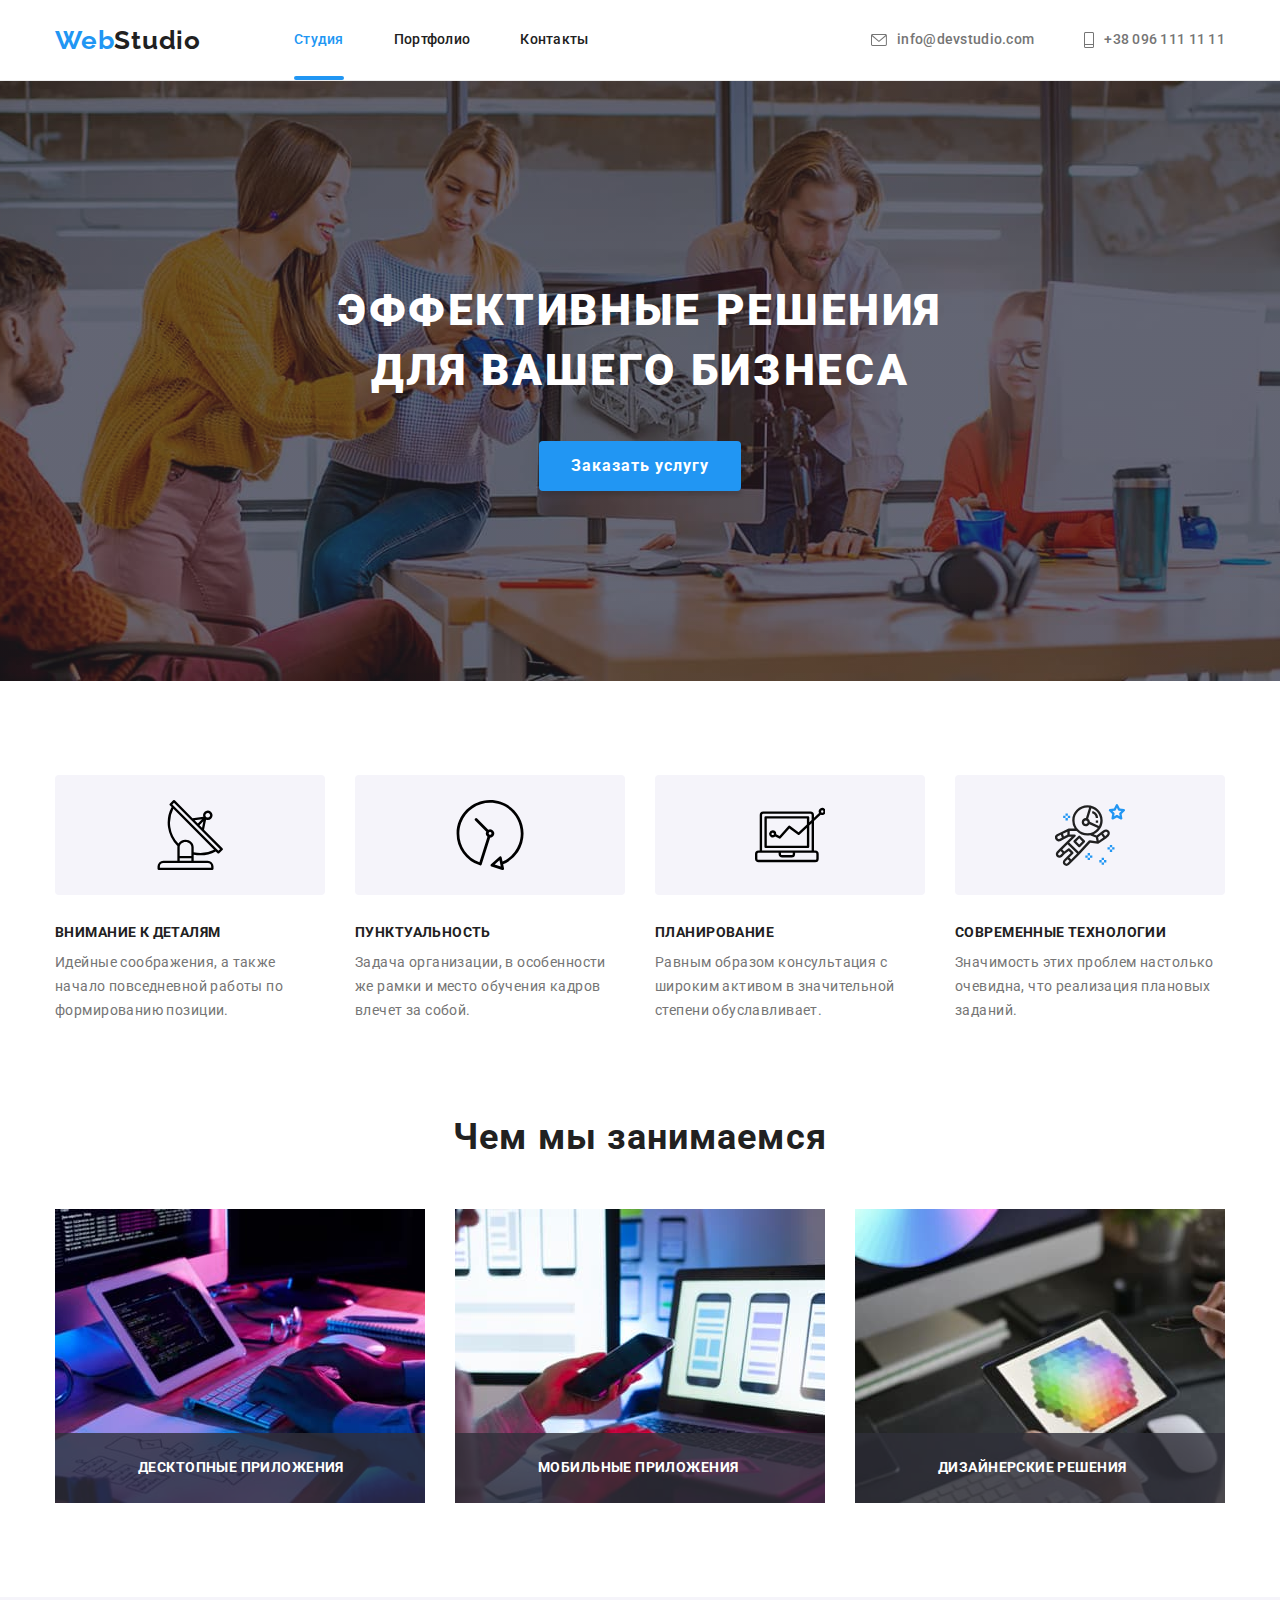
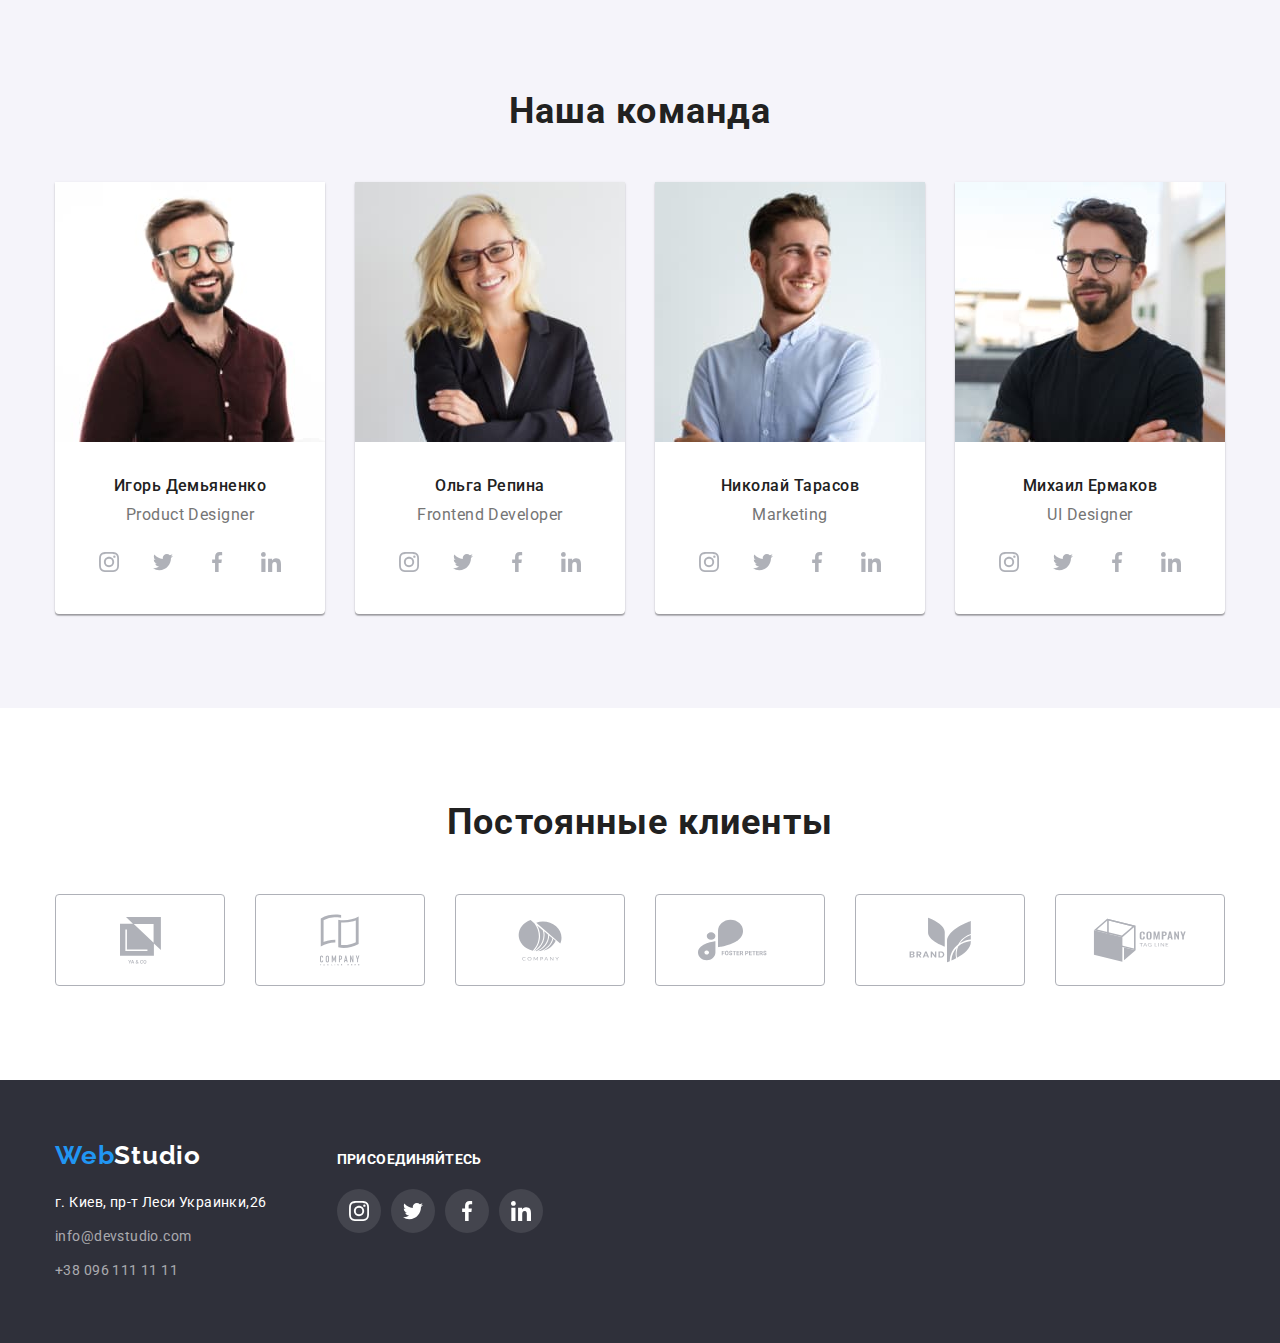
<file: index.html>
<!DOCTYPE html>
<html lang="ru">
<head>
   <meta charset="UTF-8">
   <meta http-equiv="X-UA-Compatible" content="IE=edge">
   <meta name="viewport" content="width=device-width, initial-scale=1.0">
   <title>Homework</title> 

<link href="https://fonts.googleapis.com/css2?family=Raleway:wght@700&family=Roboto:wght@400;500;700;900&display=swap"
   rel="stylesheet">

   <link rel="stylesheet" href="https://cdnjs.cloudflare.com/ajax/libs/modern-normalize/1.1.0/modern-normalize.min.css">
   
   <link rel="stylesheet" href="./css/styles.css"> 
</head>
<body>
   <header class="page-header">

      <nav class="container main-nav">

      <a href="./index.html" class="logo" lang="en">Web<span class="logo-accent">Studio</span></a>

      <ul class="site-nav list">
         <li class="item"><a href="" class="link-menu current">Студия</a></li>
         <li class="item"><a href="./portfolio.html" class="link-menu">Портфолио</a></li>
         <li class="item"><a href="" class="link-menu">Контакты</a></li>
      </ul>
      
      <ul class="contacts list">
      
         <li class="item">
         <a href="mailto:info@devstudio.com" class="link"> 
           <svg class="envelope-icon" width="16" height="12">
         <use href="./imagesforhomwork/sprite.svg#icon-envelope"></use>
            </svg>info@devstudio.com</a>
         </li>
          
         <li class="item">
          <a href="tel:+380961111111" class="link">
            <svg class="celephone-icon" width="10" height="16">
         <use href="./imagesforhomwork/sprite.svg#icon-celephone"></use>
           </svg>+38 096 111 11 11</a>
      </li>
      </ul>
      </nav>
      
   </header>
   <main>
      <!--Герой--> 
  <section class="hero">
     <div class="container">
         <h1 class="hero-title">Эффективные решения <br/> для вашего бизнеса</h1>
       <button  type="button" class="button primary" data-modal-open>Заказать услугу</button>
      </div>  
  </section>  
   <!-- Наши преимущества -->
<section class="section ">
   <div class="container ">
   <!-- <h2 class="section-title"> Наши преимущества</h2> -->
   <ul class="features-list list">
     <li class="item "> 
        <div class="icon-features">
        <svg class="plane-icon" width="70" height="70">
           <use href="./imagesforhomwork/sprite.svg#icon-plane" ></use>
        </svg>
      </div>
      <h3 class="title">Внимание к деталям</h3>
<p class="text">Идейные соображения, а также начало повседневной работы по формированию позиции.</p>
   </li>
     <li class="item "> 
        <div class="icon-features">
        <svg class="clock-icon" width="70" height="70">
          <use href="./imagesforhomwork/sprite.svg#icon-clock2"></use>
        </svg>
      </div>
    <h3 class="title">Пунктуальность</h3>
<p class="text">Задача организации, в особенности же рамки и место обучения кадров влечет за собой. </p>
   </li>
      <li class="item "> 
          <div class="icon-features">
         <svg class="computer-icon" width="70" height="70">
          <use href="./imagesforhomwork/sprite.svg#icon-computer3"></use>
         </svg>
         </div>
       <h3 class="title">Планирование</h3>
<p class="text">Равным образом консультация с широким активом в значительной степени обуславливает.</p>
   </li>
<li class="item ">
       <div class="icon-features">
        <svg class="astronaut-icon" width="70" height="70">
           <use href="./imagesforhomwork/sprite.svg#icon-astronaut-1"></use>
        </svg>
      </div>
   <h3 class="title">Современные технологии</h3>
<p class="text">Значимость этих проблем настолько очевидна, что реализация плановых заданий.</p>
</li>
   </ul>
   </div>
   </section> 
   <!-- Чем мы занимаемся -->
   <section  class="section-work">
      <div class="container">
      <h3 class="section-job">Чем мы занимаемся</h3>
      <ul class="job-list list">
         <li class="item-card"> <img src="./imagesforhomwork/photo1.jpg" alt="Верстка дизайна сайта на компьютере" width="370"/>
            <p class="decisions">Десктопные приложения</p>
         </li>
         <li class="item-card"> <img src="./imagesforhomwork/photo-2.jpg" alt="Разработка мобильных предложений на компьютере" width="370"/>
            <p class="decisions">Мобильные приложения</p></li>
         <li class="item-card"> <img src="./imagesforhomwork/photo-3.jpg" alt="Работа с палитрой на планшете" width="370"/>
            <p class="decisions">Дизайнерские решения</p></li>
      </ul>
      </div>
   </section>
   <!-- Наша команда -->
   <section class="section-team">
      <div class="container">
      <h2 class="section-comand">Наша команда</h2>
      <ul class="comands-list list">
          <li class="item"> <img src="./imagesforhomwork/img-4.jpg" alt="Игорь Демьяненко Работник 1" width="270"/>

     <div class="occupation">
       <h3 class="title">Игорь Демьяненко</h3>
      <p class="text">Product Designer</p></div>

      <ul class="social-list list">
         <li >
            <a href="#" class="area-icon">
               <svg class="social-link" width="20" height="20">
                <use href="./imagesforhomwork/sprite.svg#icon-instagram-1"></use>
            </svg>
            </a>
      
         </li>
         <li >
            <a href="#" class="area-icon" >
               <svg class="social-link" width="20" height="20" >
                  <use href="./imagesforhomwork/sprite.svg#icon-twitter-1"></use>
               </svg>
               </a>
         
         </li>
         <li >
            <a href="#" class="area-icon">
               <svg class="social-link" width="20" height="20">
                <use href="./imagesforhomwork/sprite.svg#icon-facebook-1"></use>
            </svg>
            </a>
        
         </li>
         <li >
            <a href="#" class="area-icon">
             <svg class="social-link" width="20" height="20">
              <use href="./imagesforhomwork/sprite.svg#icon-linkedin-1"></use>
            </svg>
           </a>
       
         </li>
      </ul>
</li>
<li class="item">
   <img src="./imagesforhomwork/img-7.jpg" alt="Ольга Репина Работник 2" width="270"/>

     <div class="occupation"> 
      <h3 class="title" >Ольга Репина</h3>
      <p class=" text">Frontend Developer</p></div>
     <ul class="social-list list">
         <li >
            <a href="#" class="area-icon">
               <svg class="social-link" width="20" height="20">
                <use href="./imagesforhomwork/sprite.svg#icon-instagram-1"></use>
            </svg>
            </a>
      
         </li>
         <li >
            <a href="#" class="area-icon" >
               <svg class="social-link" width="20" height="20" >
                  <use href="./imagesforhomwork/sprite.svg#icon-twitter-1"></use>
               </svg>
               </a>
         
         </li>
         <li >
            <a href="#" class="area-icon">
               <svg class="social-link" width="20" height="20">
                <use href="./imagesforhomwork/sprite.svg#icon-facebook-1"></use>
            </svg>
            </a>
        
         </li>
         <li >
            <a href="#" class="area-icon">
             <svg class="social-link" width="20" height="20">
              <use href="./imagesforhomwork/sprite.svg#icon-linkedin-1"></use>
            </svg>
           </a>
       
         </li>
      </ul>
</li>
<li class="item">
   <img src="./imagesforhomwork/img-5.jpg" alt="Николай Тарасов Работник 3" width="270"/>

      <div class="occupation">
       <h3 class="title">Николай Тарасов</h3>
      <p class=" text">Marketing</p></div>
     <ul class="social-list list">
         <li >
            <a href="#" class="area-icon">
               <svg class="social-link" width="20" height="20">
                <use href="./imagesforhomwork/sprite.svg#icon-instagram-1"></use>
            </svg>
            </a>
      
         </li>
         <li >
            <a href="#" class="area-icon" >
               <svg class="social-link" width="20" height="20" >
                  <use href="./imagesforhomwork/sprite.svg#icon-twitter-1"></use>
               </svg>
               </a>
         
         </li>
         <li >
            <a href="#" class="area-icon">
               <svg class="social-link" width="20" height="20">
                <use href="./imagesforhomwork/sprite.svg#icon-facebook-1"></use>
            </svg>
            </a>
        
         </li>
         <li >
            <a href="#" class="area-icon">
             <svg class="social-link" width="20" height="20">
              <use href="./imagesforhomwork/sprite.svg#icon-linkedin-1"></use>
            </svg>
           </a>
       
         </li>
      </ul>
</li>
<li class="item">
  <img src="./imagesforhomwork/img-6.jpg" alt="Михаил Ермаков Работник 4" width="270"/>
      <div class="occupation">
       <h3 class="title">Михаил Ермаков</h3>
      <p class=" text">UI Designer</p></div>
    <ul class="social-list list">
         <li >
            <a href="#" class="area-icon">
               <svg class="social-link" width="20" height="20">
                <use href="./imagesforhomwork/sprite.svg#icon-instagram-1"></use>
            </svg>
            </a>
      
         </li>
         <li >
            <a href="#" class="area-icon" >
               <svg class="social-link" width="20" height="20" >
                  <use href="./imagesforhomwork/sprite.svg#icon-twitter-1"></use>
               </svg>
               </a>
         
         </li>
         <li >
            <a href="#" class="area-icon">
               <svg class="social-link" width="20" height="20">
                <use href="./imagesforhomwork/sprite.svg#icon-facebook-1"></use>
            </svg>
            </a>
        
         </li>
         <li >
            <a href="#" class="area-icon">
             <svg class="social-link" width="20" height="20">
              <use href="./imagesforhomwork/sprite.svg#icon-linkedin-1"></use>
            </svg>
           </a>
       
         </li>
      </ul>
</li>
 </ul>
</div>
 </section>
 <!-- Постоянные клиенты -->
 <section class="section">
    <div class="container ">
       <h2 class="section-clients">Постоянные клиенты</h2>

       <ul class="constant-clients list">
      
      <li class="item"><a href="#" class="link">
          <svg class="icon one" width="41" height="47">
             <use href="./imagesforhomwork/sprite.svg#icon-ya--co"></use>
          </svg>
       </a></li>

      <li class="item"><a href="#" class="link">
           <svg class="icon two" width="40" height="52">
             <use href="./imagesforhomwork/sprite.svg#icon-company-tag-line-here"></use>
            </svg>
            </a></li>

       <li class="item"><a href="#" class="link">
          <svg class="icon three" width="44" height="42">
             <use href="./imagesforhomwork/sprite.svg#icon-company"></use>
          </svg>
       </a></li>

       <li class="item"><a href="#" class="link">
          <svg class="icon four" width="85" height="42">
             <use href="./imagesforhomwork/sprite.svg#icon-foster-peters"></use>
          </svg>
       </a></li>

       <li class="item"><a href="#" class="link">
          <svg class="icon five" width="63" height="46">
             <use href="./imagesforhomwork/sprite.svg#icon-brand"></use>
          </svg>
       </a></li>

       <li class="item"><a href="#" class="link">
          <svg class="icon six" width="94" height="44">
             <use href="./imagesforhomwork/sprite.svg#icon-company-tag-line"></use>
          </svg>
       </a></li>
      </ul>
    </div>
 </section>
</main>  
<!-- адресс -->
<footer class="footer ">
   <!-- адресс -->
   <div class="container ">

<div class="navigation">

<div class="footer-main">
  <a href="./index.html" lang="en" class=" logo">Web<span class=" footer-studio ">Studio</span></a>
   <p class="text">г. Киев, пр-т Леси Украинки,26 </p>


   <address class="address ">
      <ul class="list">
         <li class="item"><a href="mailto:info@devstudio.com" class="link">info@devstudio.com</a></li>
         <li class="item"><a href="tel:+380961111111" class="link"> +38 096 111 11 11 </a></li>
      </ul>    
</address>
</div>
<div class="footer-secondary">
   <b class="footer-links">присоединяйтесь</b>
   <ul class="footer-list list">
      <li class="item">
         <a href="#" class="footer-icon">
            <svg class="footer-link" width="20" height="20">
               <use href="./imagesforhomwork/sprite.svg#icon-instagram-1"></use>
            </svg>
         </a>

      </li>
      <li class="item">
         <a href="#" class="footer-icon">
            <svg class="footer-link" width="20" height="20">
               <use href="./imagesforhomwork/sprite.svg#icon-twitter-1"></use>
            </svg>
         </a>

      </li>
      <li class="item">
         <a href="#" class="footer-icon">
            <svg class="footer-link" width="20" height="20">
               <use href="./imagesforhomwork/sprite.svg#icon-facebook-1"></use>
            </svg>
         </a>

      </li>
      <li class="item">
         <a href="#" class="footer-icon">
            <svg class="footer-link" width="20" height="20">
               <use href="./imagesforhomwork/sprite.svg#icon-linkedin-1"></use>
            </svg>
         </a>

      </li>
   </ul>

</div>

</div>

   </div>
</footer>
<!-- modal -->
<div class="backdrop is-hidden " data-modal>
   <div class="modal">
      <!-- <p>Lorem ipsum dolor sit amet consectetur adipisicing elit. Cum officia illum inventore veritatis, deserunt sint ipsa odit exercitationem rem ex, incidunt sequi quasi, odio maiores fugiat quos. Ratione, enim similique.</p> -->
      <button data-modal-close type="button" class="icon-close "> 
         <svg class="close-icon" width="11" height="11">
            <use href="./imagesforhomwork/sprite.svg#icon-Vector-2"></use>
         </svg>
      </button>
   </div>
</div>
<script src="./js/modal.js"></script>
</body>
</html>
</file>
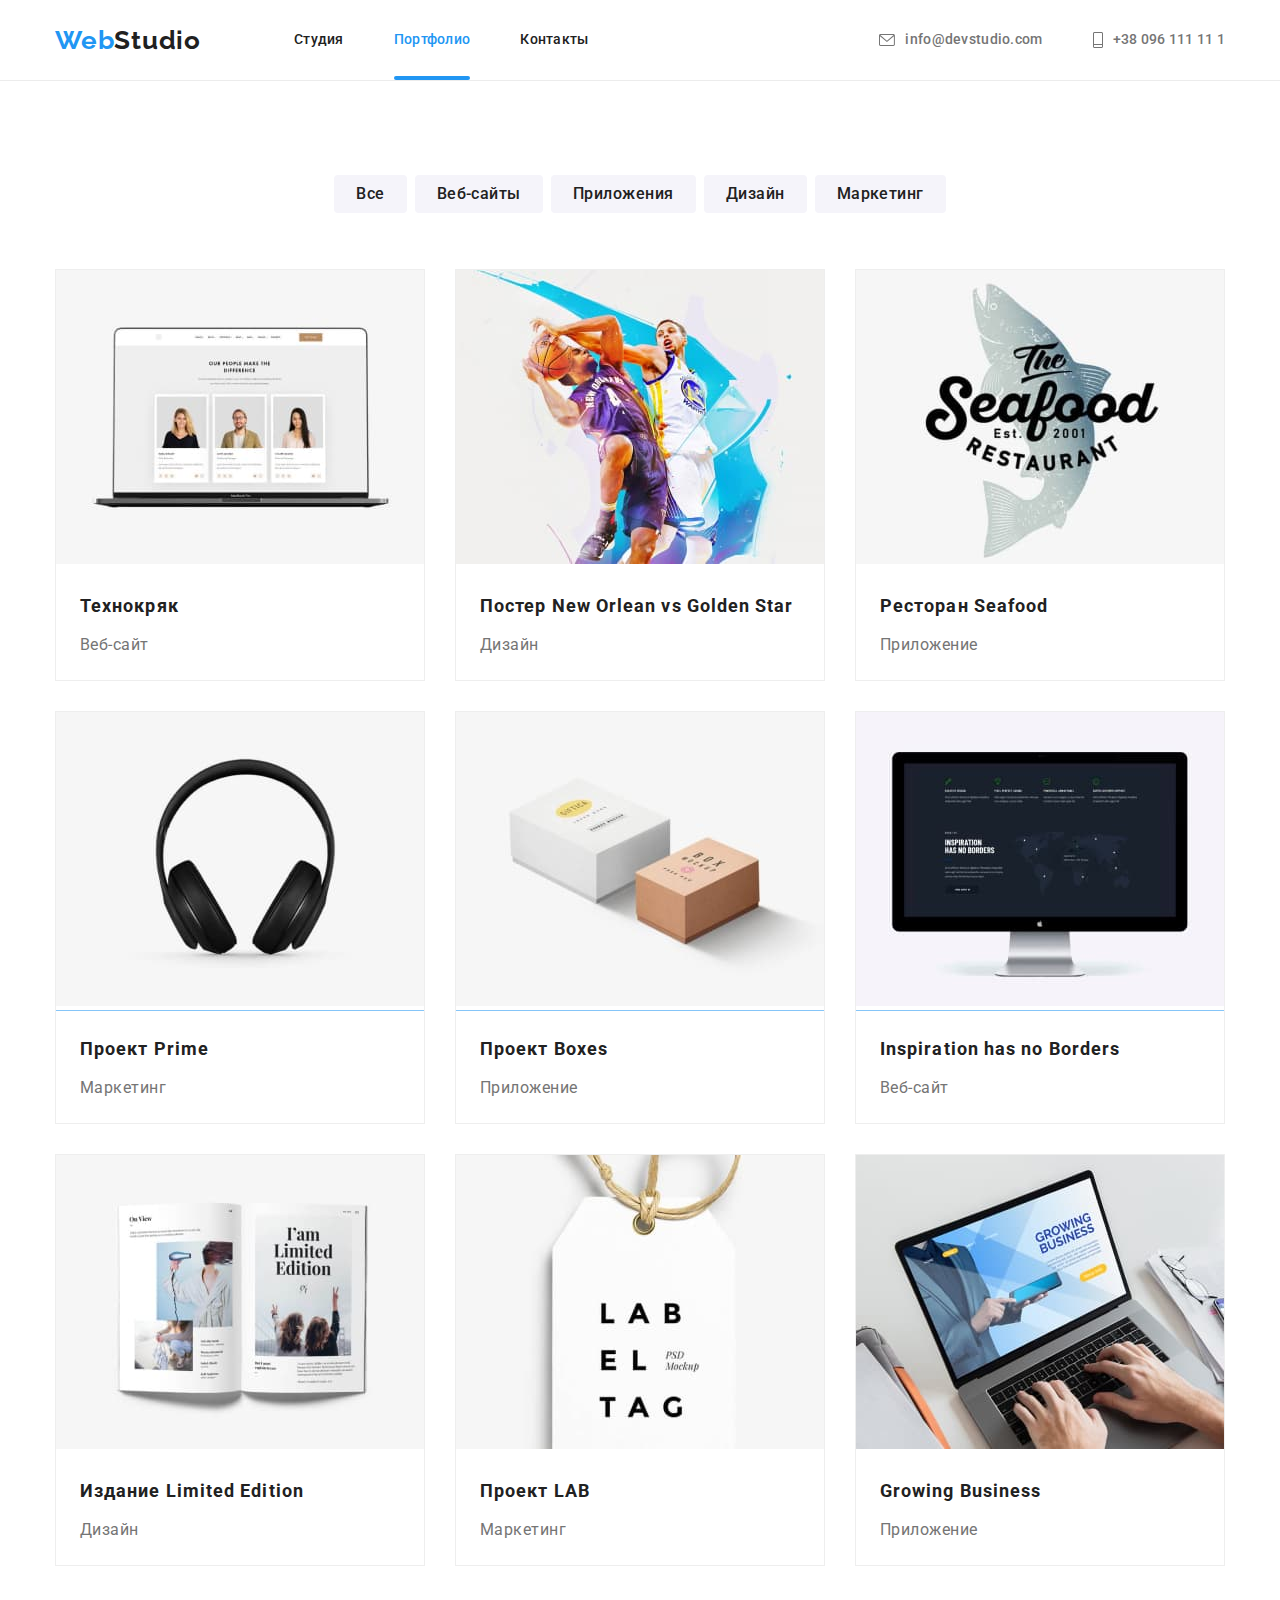
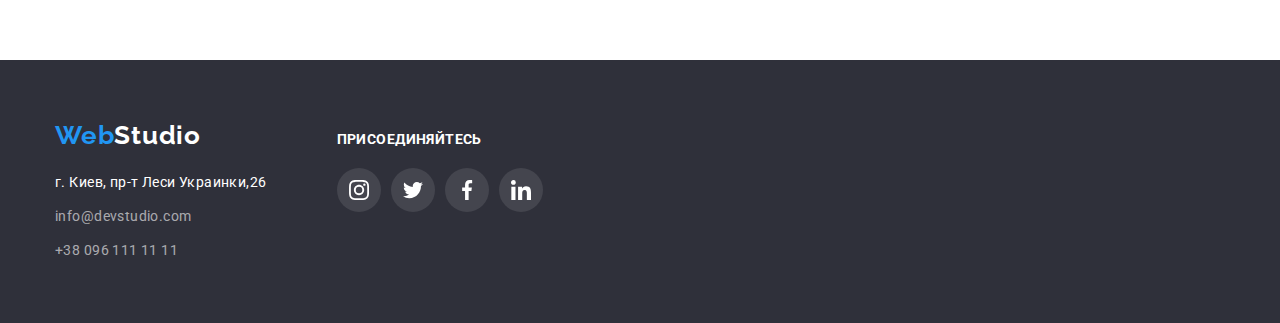
<file: portfolio.html>
<!DOCTYPE html>
<html lang="en">
<head>
   <meta charset="UTF-8">
   <meta http-equiv="X-UA-Compatible" content="IE=edge">
   <meta name="viewport" content="width=device-width, initial-scale=1.0">
   <title>Document</title>

   <link href="https://fonts.googleapis.com/css2?family=Raleway:wght@700&family=Roboto:wght@400;500;700;900&display=swap"
      rel="stylesheet">

      <link rel="stylesheet" href="https://cdnjs.cloudflare.com/ajax/libs/modern-normalize/1.1.0/modern-normalize.min.css">

<link rel="stylesheet" href="./css/styles.css">
</head>
<body>
<header class="page-header">

   <nav class="container main-nav" >

      <a href="./index.html" class="logo" lang="en">Web<span class="logo-accent">Studio</span></a>

      <ul class="site-nav list">
         <li class="item"><a href="./index.html" class="link-menu">Студия</a></li>
         <li class="item"><a href="" class="link-menu
            current">Портфолио</a></li>
         <li class="item"><a href="" class="link-menu">Контакты</a></li>
      </ul>
      
      <ul class="contacts list">
         
         <li class="item">
          <a href="mailto:info@devstudio.com" class="link">
          <svg class="envelope-icon" width="16" height="12">
            <use href="./imagesforhomwork/sprite.svg#icon-envelope"></use>
            </svg>info@devstudio.com</a>
         </li>
         
         <li class="item"> 
          <a href="tel:+380961111111" class="link">
          <svg class="celephone-icon" width="10" height="16">
            <use href="./imagesforhomwork/sprite.svg#icon-celephone"></use>
         </svg>+38 096 111 11 1</a>
          </li>
      </ul>
      </nav>
</header>
<main> 
   <section class="section" >
      <div class="container">
      <!-- <h1 class="portfolio">Портфолио</h1> -->

      <ul class=" portfolio-list list ">
         <li class="item">
    <button type="button" class="button secondary">Все</button>
         </li>
         <li class="item">
    <button type="button" class="button secondary">Веб-сайты</button>
         </li>
         <li class="item">
   <button type="button" class="button secondary">Приложения</button>
         </li>
         <li class="item">
   <button type="button" class="button secondary">Дизайн</button>
         </li>
         <li class="item">
   <button type="button" class="button secondary">Маркетинг</button>
         </li>
      </ul>

      
      <ul class="portfolio-proects list">
        
         <li class="cards-item">
         <a href="#" class="proects-link">
        <div class="thumb-proects">  
      <img src="./imagesforhomwork/portfolio-1.jpg" alt="Веб-сайт технокряк" width="370">
      <div class="overlay">
              <p class="text-overlay">
            Ресурс предлагает комплексные предложения с разным уровнем функционала и сервисов. Все это позволит посетителю получить исчерпывающие сведения о компании или частном лице.
              </p>
            </div>
         </div>

        <div class="description">
            <h2 class="title">Технокряк</h2>
            <p class="text">Веб-сайт</p>
         </div>
         </a>
         </li>
      
         <li class="cards-item">
            <a href="#" class="proects-link">
            <div class="thumb-proects">
            <img src="./imagesforhomwork/portfolio-2.jpg" alt="Постер двоих баскетболистов с New Orlean vs Golden Star" width="370">
            <div class="overlay">
             <p class="text-overlay">
             Ресурс предлагает комплексные предложения с разным уровнем функционала и сервисов. Все это позволит посетителю
             получить исчерпывающие сведения о компании или частном лице.
             </p>
             </div>
             </div>

            <div class="description">
            <h2 class="title">Постер New Orlean vs Golden Star</h2>
            <p class="text">Дизайн</p>
            </div>
            </a>
         </li>

         <li class="cards-item"> 
         <a href="#" class="proects-link">
         <div class="thumb-proects">
         <img src="./imagesforhomwork/portfolio-3.jpg" alt="Логотип ресторана Seafood с рыбой в центре и надписью посередине" width="370">
         <div class="overlay">
         <p class="text-overlay">
          Ресурс предлагает комплексные предложения с разным уровнем функционала и сервисов. Все это позволит посетителю
          получить исчерпывающие сведения о компании или частном лице.
         </p>
         </div>
         </div>

            <div class="description">
            <h2 class="title">Ресторан Seafood</h2>
            <p class="text">Приложение</p>
            </div>
         </a>
         </li>

         <li class="cards-item"> 
            <a href="#" class="proects-link">
            <div class="thumb-proects">
            <img src="./imagesforhomwork/portfolio-4.jpg" alt="Наушники" width="370">
            <div class="overlay">
              <p class="text-overlay">
            Ресурс предлагает комплексные предложения с разным уровнем функционала и сервисов. Все это позволит посетителю получить исчерпывающие сведения о компании или частном лице.
              </p>
             </div>
             </div>  

            <div class="description">
            <h2 class="title">Проект Prime</h2>
            <p class="text">Маркетинг</p>
             </div>
            </a>
         </li>

         <li class="cards-item"> 
            <a href="#" class="proects-link">
            <div class="thumb-proects">
            <img src="./imagesforhomwork/portfolio-5.jpg" alt="Постер  двух коробок проекта Boxes" width="370">
            <div class="overlay">
              <p class="text-overlay">
            Ресурс предлагает комплексные предложения с разным уровнем функционала и сервисов. Все это позволит посетителю получить исчерпывающие сведения о компании или частном лице.
              </p>
            </div>
            </div>

            <div class="description">
            <h2 class="title">Проект Boxes</h2>
            <p class="text">Приложение</p>
            </div>
            </a>
         </li>

         <li class="cards-item"> 
            <a href="#" class="proects-link">
            <div class="thumb-proects">
            <img src="./imagesforhomwork/portfolio-6.jpg" alt="Изображение главной страницы сайта Inspiration has no borders" width="370">
            <div class="overlay">
              <p class="text-overlay">
            Ресурс предлагает комплексные предложения с разным уровнем функционала и сервисов. Все это позволит посетителю получить исчерпывающие сведения о компании или частном лице.
              </p>
            </div>
            </div>

            <div class="description">
            <h2 class="title">Inspiration has no Borders</h2>
            <p class="text">Веб-сайт</p>
            </div>
            </a>
         </li>

         <li class="cards-item">
            <a href="#" class="proects-link">
            <div class="thumb-proects"> 
            <img src="./imagesforhomwork/portfolio-7.jpg" alt="Фото журнала издания Limited Edition" width="370">
            <div class="overlay">
              <p class="text-overlay">
            Ресурс предлагает комплексные предложения с разным уровнем функционала и сервисов. Все это позволит посетителю получить исчерпывающие сведения о компании или частном лице.
              </p>
            </div>
            </div>

            <div class="description">
               <h2 class="title">Издание Limited Edition</h2>
            <p class="text">Дизайн</p>
            </div>
            </a>
         </li>

         <li class="cards-item">
            <a href="#" class="proects-link"> 
            <div class="thumb-proects">
            <img src="./imagesforhomwork/portfolio-8.jpg" alt="Фото етикетки проекта Lab" width="370">
            <div class="overlay">
              <p class="text-overlay">
            Ресурс предлагает комплексные предложения с разным уровнем функционала и сервисов. Все это позволит посетителю получить исчерпывающие сведения о компании или частном лице.
              </p>
            </div>
            </div>

            <div class="description">
            <h2 class="title">Проект LAB</h2>
            <p class="text">Маркетинг</p>
            </div>
            </a>
         </li>

         <li class="cards-item"> 
            <a href="#" class="proects-link">
            <div class="thumb-proects">
            <img src="./imagesforhomwork/portfolio-9.jpg" alt="Фото главной страницы сайта Growing business" width="370">
            <div class="overlay">
              <p class="text-overlay">
            Ресурс предлагает комплексные предложения с разным уровнем функционала и сервисов. Все это позволит посетителю получить исчерпывающие сведения о компании или частном лице.
              </p>
            </div>
            </div>

            <div class="description">
            <h2 class="title">Growing Business</h2>
            <p class="text">Приложение</p>
            </div>
            </a>
         </li>
      </ul>
      </div>
   </section>

</main>
<footer class="footer">
   <div class="container">

<div class="navigation">

<div class="footer-main">
      <a href="./index.html" lang="en" class=" logo">Web<span class=" footer-studio ">Studio</span></a>
      <p class="text">г. Киев, пр-т Леси Украинки,26 </p>


      <address class="address ">
         <ul class="list">
            <li class="item"><a href="mailto:info@devstudio.com" class="link">info@devstudio.com</a></li>
            <li class="item"><a href="tel:+380961111111" class="link"> +38 096 111 11 11 </a></li>
         </ul>
      </address>
</div>
<div class="footer-secondary">
      <b class="footer-links">присоединяйтесь</b>
      <ul class="footer-list list">
         <li class="item">
            <a href="#" class="footer-icon">
               <svg class="footer-link" width="20" height="20">
                  <use href="./imagesforhomwork/sprite.svg#icon-instagram-1"></use>
               </svg>
            </a>

         </li>
         <li class="item">
            <a href="#" class="footer-icon">
               <svg class="footer-link" width="20" height="20">
                  <use href="./imagesforhomwork/sprite.svg#icon-twitter-1"></use>
               </svg>
            </a>

         </li>
         <li class="item">
            <a href="#" class="footer-icon">
               <svg class="footer-link" width="20" height="20">
                  <use href="./imagesforhomwork/sprite.svg#icon-facebook-1"></use>
               </svg>
            </a>

         </li>
         <li class="item">
            <a href="#" class="footer-icon">
               <svg class="footer-link" width="20" height="20">
                  <use href="./imagesforhomwork/sprite.svg#icon-linkedin-1"></use>
               </svg>
            </a>

         </li>
      </ul>

</div>

</div>

   </div>
</footer>
</body>
</html>
</file>
<file: css/styles.css>
/* primary text color #757575 */

/* second-text-color :#212121   */

/* accent-text-color :#2196F3 */

/* accent-text-color-hero :#FFFFFF 

rbga ( 255,255,255,0.6) -color for text adres footer*/

/* back-round color #FFFFFF */
/* back-round color for footer and hero #2F303A  */

/* back-round color for main" portfolio" and section adventeges and "what we do"#E5E5E5*/

/* back-round color for section our team #F5F4FA */

html{
   box-sizing: border-box;
}
*,
*::before
*::after{
   box-sizing: inherit;
}

:root{
   --primary-text-color :#757575;
   --second-text-color: #212121;
   --accent-text-color: #2196F3;
   --accent-text-color-white: #FFFFFF;
   --footer-text-color:#FFFFFF99;
   --back-round-color:#FFFFFF;
   --back-round-color-footer-hero:#2F303A;
   --back-round-color-section:#E5E5E5;
   --back-round-color-team:#F5F4FA;
   --color-icon:#AFB1B8;
   --color-footer-icon-area:rgba(255, 255, 255, 0.1);
   --color-shadow-proects:rgba(0, 0, 0, 0.16);
   --cubic-bazer:cubic-bezier(0.4, 0, 0.2, 1);
   --overlay-color:rgba(33, 150, 243, 0.9);
}
body{background-color:var(--back-round-color) ;
   color:var(--primary-text-color);
   font-family: Roboto,
      Oxygen,
      Ubuntu,
      Cantarell,
      'Open Sans',
      'Helvetica Neue',
      sans-serif;
      font-weight: 400;
      font-style: normal;
}

/* container */
.container{
   
   width: 1200px;
      padding-left: 15px;
      padding-right: 15px;
      margin-left:  auto;
      margin-right: auto;
      /* outline: 2px solid tomato; */
}

/* Header */
.list{
   padding: 0;
   margin: 0;
   list-style: none;
}

/* logo */
.page-header{
    border-bottom-width: 1px;
    border-bottom-style: solid;
    border-bottom-color: #ECECEC;

   /* padding-top: 94px;
      padding-bottom: 94px; */
   
   /* background-color: #cccc; */
}
.logo {
   color: var(--accent-text-color);
   font-family: 'Raleway', sans-serif;
   font-style: normal;
   font-weight: 700;
   font-size: 26px;
   line-height: 1.19;
   letter-spacing: 0.03em;
   text-decoration: none;
}

.logo-accent {
   color: var(--second-text-color);

}
/* main-nav */
.main-nav{
   display: flex;
   align-items: center;

}

/* site-nav */


.site-nav{
   display: flex;
   margin-left: 93px;

}
/* .site-nav .item{
   background-color: tomato;
   /* margin-right: 50px; }*/

 /* .site-nav .item:last-child{
    margin-right: 0;
 } */
  .site-nav .item:not(:last-child){
     margin-right: 50px;
  }

.site-nav .link-menu{
   position: relative;
   display: block;
   padding-top:32px ;
   padding-bottom :32px;
   color: var(--second-text-color);
   font-weight: 500;
   font-size: 14px;
   line-height: 1.14;
   letter-spacing: 0.02em;
   text-decoration: none;
   transition: color 250ms var(--cubic-bazer)
} 
/* .link-menu::after */
.site-nav .link-menu::after {
   content:' ';
   position: absolute;
   width: 100%;
   height: 4px;
   border-radius: 3px;
   left: 0;
   bottom: 0;
   background-color:var(--accent-text-color);
   opacity:0;
   transition: opacity 250ms var(--cubic-bazer);
}

.site-nav .link-menu:hover::after {
opacity: 1;
}

.site-nav .link-menu.current::after{
   opacity: 1;
}

.site-nav .link-menu:hover,
.site-nav .link-menu:focus{
   color: var(--accent-text-color);
   transition: color 250ms var(--cubic-bazer) ;
}
.site-nav .link-menu.current{
   color: var(--accent-text-color);
   
}



/* contacts */

.contacts {
   display: flex;
   align-items: center;
   margin-left: auto;
   
}
.contacts .item:not(:last-child){
   margin-right: 50px;
}
.contacts .link{
   display: flex;
   align-items: center;
   padding-top: 32px;
   padding-bottom: 32px;
   color: var(--primary-text-color);
   font-weight: 500;
      font-size: 14px;
      line-height: 1.14;
      letter-spacing: 0.02em;
      text-decoration: none;
      transition: color 250ms var(--cubic-bazer);
}
.contacts .link:hover,.link:focus{
   color: var(--accent-text-color);
   /* transition: color 250ms var(--cubic-bazer); */
}

/* envelope-icon */
.envelope-icon{
  fill: currentColor;
  margin-right: 10px;}

.envelope-icon:hover{
   fill: currentColor;}

/* celephone-icon */
.celephone-icon{
   fill: currentColor;
   margin-right: 10px;
}
.celephone-icon:hover{
   fill: currentColor;
}

/*  hero*/
.hero{
   height: 600px;
   max-width: 1600px;
   margin-left: auto;
   margin-right: auto;
   background-image: linear-gradient(to right, rgba(47, 48, 58, 0.4),rgba(47, 48, 58, 0.4)), url('../imagesforhomwork/herobaner.jpg');
   background-size: cover;
   background-repeat: no-repeat;
   background-position: center;
   background-color: var(--back-round-color-footer-hero);
   padding-top: 200px;
   padding-bottom: 200px;
   text-align: center;
}
.hero-title{
   margin-top: 0;
   margin-bottom: 40px;
   color: var(--accent-text-color-white);
   font-weight: 900;
   font-size: 44px;
   line-height: 1.36;
   /* or 136% */
   text-align: center;
   letter-spacing: 0.06em;
   text-transform: uppercase;
  
}

/* button */
.button.primary{
      letter-spacing: 0.06em;
      cursor: pointer;
      box-shadow: 0px 4px 4px rgba(0, 0, 0, 0.15);
      border-radius: 4px;
      border: none;
   padding-top: 10px;
   padding-bottom: 10px;
   padding-left: 32px;
   padding-right: 32px;
   background-color: var(--accent-text-color);
   color: var(--accent-text-color-white);
   font-family: inherit;
      font-weight: 700;
      font-size: 16px;
      line-height: 1.87;
      /* identical to box height, or 188% */
      
}
/* list button */
 .portfolio-list{
   margin-bottom: 56px;
    display: flex;
    justify-content: center;
    
 }
 .portfolio-list .item:not(:last-child){
    margin-right: 8px;
 }
 .portfolio-list .item{
    border-radius: 4px;
   transition: box-shadow 250ms var(--cubic-bazer);
 }
 .portfolio-list .item:hover,
 .portfolio-list .item:focus{
   transition: box-shadow 250ms var(--cubic-bazer);
    box-shadow: 0 2px 2px 0 rgba(0, 0, 0, 0.12),0 1px 2px 0 rgba(0, 0, 0, 0.08),
   0 3px 1px 0 rgba(0, 0, 0, 0.1);
   
 }

 /* button secondary */

.button.secondary{
   
   padding: 6px 22px;
   border-radius: 4px;
   border: none;
   background-color: var(--back-round-color-team);
   color: var(--second-text-color);
   font-family: 'Roboto';
      font-style: normal;
      font-weight: 500;
      font-size: 16px;
      line-height: 1.62;
      /* identical to box height, or 162% */
      text-align: center;
      letter-spacing: 0.03em;
      transition: color 250ms var(--cubic-bazer),    
       background-color 250ms var(--cubic-bazer);
      
}
.button.secondary:hover,
.button.secondary:focus{
   transition: color 250ms var(--cubic-bazer),
    background-color 250ms var(--cubic-bazer);
   background-color: var(--accent-text-color);
   color: var(--accent-text-color-white);
}


/* section */
.section{
   padding-top :94px; 
   padding-bottom: 94px;
}
/* section-title */
/* .section-title{
   margin-top: 0;
   margin-bottom: 0;
   text-align: center;
      color: var(--second-text-color);
      font-weight: 700;
      font-size: 14px;
      line-height: 1.1;
      letter-spacing: 0.03em;
      text-transform: uppercase; */
/* } */

/* features */
.features-list{
   display: flex;
   justify-content: center;
   }

   /* icon-features */
.icon-features{
   width: 270px;
   height: 120px;
   display: flex;
   justify-content: center;
   align-items: center;
   /* outline: 1px solid red; */
   background-color: var(--back-round-color-team);
   margin-bottom: 30px;
   border-radius: 4px;
}

  /* features-list .item */
.features-list .item{
      width: 270px;
      
   }
.features-list .item:not(:last-child){
   margin-right: 30px;
}
.features-list .title{
   margin-top: 0;
   margin-bottom: 10px;
      color: var(--second-text-color);
      font-weight: 700;
      font-size: 14px;
      line-height: 1.14;
      letter-spacing: 0.03em;
      text-transform: uppercase;
}
.features-list .text{
   margin-top: 0;
   margin-bottom: 0;
   color: var(--primary-text-color);
      font-weight: 400;
      font-size: 14px;
      line-height: 1.71;
      /* or 171% */
      letter-spacing: 0.03em;
}
/* what we do */
.section-work{
   padding-top: 0;
   padding-bottom: 94px;
}
.section-job{
   margin-top: 0;
   margin-bottom: 50px;
      color: var(--second-text-color);
      font-weight: 700;
      font-size: 36px;
      line-height: 1.16;
      text-align: center;
      letter-spacing: 0.03em;
}
/* job-list */
.job-list{
   display: flex;
  justify-content: center;

}

.job-list .item-card:not(:last-child):not(:last-child){
   margin-right: 30px;
}
/* cards sign */
.item-card > img{
   display: block;
   
}
.item-card{
   
position: relative;
}
 .item-card::before{
  
   position: absolute;
   content: '';
   width: 100%;
   height: 70px;
   background-color:  rgba(47, 48, 58, 0.8);
   left: 0;
   bottom: 0; 


} 

.item-card .decisions{
   position: absolute;
   left: 83px;
   bottom: 27px;
   margin: 0;
   font-family: 'Roboto';
   font-style: normal;
   font-weight: 700;
   font-size: 14px;
   line-height: 1.14;
   
   letter-spacing: 0.03em;
   text-transform: uppercase;
   color: var(--accent-text-color-white);
}

/* comands */
.section-team{
   padding-top: 94px;
   padding-bottom: 94px;
   background-color: var(--back-round-color-team);
}
.section-comand{
   margin-top: 0;
   margin-bottom: 50px;
    color: var(--second-text-color);
      font-weight: 700;
      font-size: 36px;
      line-height: 1.16;
      text-align: center;
      letter-spacing: 0.03em;
}
.comands-list{
   display: flex;
   justify-content: center;
   text-align: center;
   
}
.comands-list .item{
   background-color: var(--back-round-color);
      box-shadow: 0px 1px 3px rgba(0, 0, 0, 0.12), 0px 1px 1px rgba(0, 0, 0, 0.14), 0px 2px 1px rgba(0, 0, 0, 0.2);
      border-radius: 0px 0px 4px 4px;
}
.comands-list .item:not(:last-child){
   margin-right: 30px;
}
.occupation{
   padding-top: 30px ;
   padding-right: 30px;
   padding-left: 30px;
   padding-bottom: 0;
  
}
.comands-list .title{
    margin-top: 0;
       margin-bottom: 10px; 
      color: var(--second-text-color);
      font-weight: 500;
      font-size: 16px;
      line-height: 1.18;
      /* identical to box height */
      letter-spacing: 0.03em;
}
.comands-list .text{
    margin-top: 0;
   margin-bottom: 0; 
   color: var(--primary-text-color);
   font-weight: 400;
   font-size: 16px;
   line-height: 1.18;
   /* identical to box height */
   letter-spacing: 0.03em;
}


/* icon-command */
.social-list{
  display: flex;
  list-style: none;
  padding-left: 32px;
  padding-right: 32px;
  padding-bottom: 30px;
  margin-top: 16px;
  justify-content: space-between;
  
   }
 .area-icon{
      display: flex;
      justify-content: center;
      align-items: center;
      width: 44px;
      height: 44px;
      border-radius: 50% 50%;
      color: var(--color-icon);
      transition: color  250ms var(--cubic-bazer),background-color 250ms var(--cubic-bazer);
      }
      
   .social-link{
   fill: currentColor;
   }
 
.area-icon:hover,
.area-icon:focus{
   transition: color 250ms var(--cubic-bazer),background-color 250ms var(--cubic-bazer);
   color: var(--accent-text-color-white);
   background-color:  var(--accent-text-color);
}



/* section constant-clients */
.section-clients{
   margin-top: 0;
      margin-bottom: 50px;
      color: var(--second-text-color);
      font-weight: 700;
      font-size: 36px;
      line-height: 1.16;
      text-align: center;
      letter-spacing: 0.03em;
}
.constant-clients {
   display: flex;
   list-style: none;
   justify-content: center;
   width: 1170px;
}

/* constant-clients-item */
  .constant-clients .item{
     margin-right: 30px;
  }
  .constant-clients >.item:nth-child(6){
     margin-right:0;
   
}

/* constant clients link and icon */
.constant-clients .link{
      display: flex;
      justify-content: center;
      align-items: center;
      width: 170px;
      height: 92px;
      border: 1px solid var(--color-icon);
      border-radius: 4px;
      color: var(--color-icon);
      transition: color 250ms var(--cubic-bazer),border-color 250ms var(--cubic-bazer);
} 

.constant-clients .icon:nth-child(-n + 6){
   fill: currentColor;
   }

.constant-clients .link:hover,
.constant-clients .link:focus{
   transition: color 250ms var(--cubic-bazer), border-color 250ms var(--cubic-bazer);
   color: var(--accent-text-color);
   border-color: var(--accent-text-color);
}




/* footer */
.footer{
   padding-top: 60px;
   padding-bottom:60px ;
  background-color: var(--back-round-color-footer-hero);
}
.footer .text{
   margin-top: 20px;
   margin-bottom: 10px;
      color: var(--accent-text-color-white);
      font-weight: 400;
      font-size: 14px;
      line-height: 1.71;
      /* or 171% */
      letter-spacing: 0.03em;
      
}

/* footer logo */

 .logo {
   margin-top: 0;
   margin-bottom: 0;
   font-family: 'Raleway', sans-serif;
   font-style: normal;
   font-weight: 700;
   font-size: 26px;
   line-height: 1.19;
   letter-spacing: 0.03em;
   color: var(--accent-text-color);
}

.footer-studio {
   margin-top: 0;
   margin-bottom: 0;
   color: var(--accent-text-color-white);
}
 
.address .item:not(:last-child){
   margin-bottom: 10px;
}

.address .link{
      color: var(--footer-text-color);
      font-style: normal;
      font-weight: 400;
      font-size: 14px;
      line-height: 1.71;
      /* or 171% */
      letter-spacing: 0.03em;
      text-decoration: none;
      transition: color 250ms var(--cubic-bazer); 
}
.address .link:hover,.link:focus{
   transition: color 250ms var(--cubic-bazer);
   color: var(--accent-text-color);
}

/* navigation */
.navigation{
   display: flex;
   align-items: baseline;
}

/* footer-main */
.footer-main{
   margin-right: 70px;
}

/* footer-links,footer-secondary */
 

.footer-links{
   font-family: Roboto ;
   font-weight: 700 ;
   font-style: normal;
   font-size: 14px ;
   color: var(--accent-text-color-white);
   text-transform: uppercase;
   line-height: 1.14 ;
   letter-spacing: 0.03em;
   margin-top: 0;
}

.footer-list {
   display:flex;
   list-style: none;
   margin-top: 20px;
}

.footer-list .item:not(:last-child){
   margin-right: 10px;
}

/* footer-icons*/
.footer-icon {
   display: flex;
   justify-content: center;
   align-items: center;
   width: 44px;
   height: 44px;
   border-radius: 50% 50%;
   color: var(--accent-text-color-white);
   background-color:var(--color-footer-icon-area) ;
   transition: color 250ms var(--cubic-bazer),background-color  250ms var(--cubic-bazer);
}


.footer-link {
   fill: currentColor;
}

.footer-icon:hover,
.footer-icon:focus {
   transition: color 250ms var(--cubic-bazer), background-color 250ms var(--cubic-bazer);
   color: var(--accent-text-color-white);
   background-color: var(--accent-text-color);
}

/* portfolio */
.portfolio{
   text-align: center;
   margin-top: 0;
   margin-bottom: 0;
}
/* portfolio-proects */
.portfolio-proects{
   display: flex;
   flex-wrap: wrap;
   justify-content: center;
}

.portfolio-proects .cards-item:hover,
.portfolio-proects .cards-item:focus{
   box-shadow: 1px 4px 6px 0 var(--color-shadow-proects), 
   0 4px 4px 0 rgba(0, 0, 0, 0.06), 
   0 1px 1px 0 rgba(0, 0, 0, 0.12);
   transition: box-shadow 250ms var(--cubic-bazer);
}

.portfolio-proects .cards-item{
   width: 370px;
   margin-right: 30px;
   margin-bottom: 30px;
   border: 1px solid #EEEEEE;
   transition: box-shadow 250ms var(--cubic-bazer);

}

.portfolio-proects .cards-item:nth-child(3n){
margin-right: 0;
}
.portfolio-proects .cards-item:nth-child(n+7){
   margin-bottom: 0;
}
.description{
   padding: 20px 24px;
}
.proects-link{
   margin: 0;
   padding: 0;
   text-decoration: none;
}

/* overlay */
.thumb-proects{
   position: relative;
   overflow: hidden;
}
.overlay{
   position: absolute;
   top: 0;
   left: 0;
   width: 100%;
   height: 100%;
   background-color:var(--overlay-color) ;
   transform: translateY(100%);
   transition: transform 250ms var(--cubic-bazer);
   padding: 63px 24px;
}
.text-overlay{
   padding: 0;
   margin: 0;
   font-family: Roboto; 
   font-weight: 400;
   font-size: 18px ;
   line-height:1.55; 
   letter-spacing: 3%;
   color: var(--accent-text-color-white);
}
.cards-item:hover .overlay{
   transform: translateY(0);
}
.cards-item:focus .overlay {
   transform: translateY(0);
}

/* portfolio-proects .title and text */
.portfolio-proects .title{
   margin-top: 0px;
   margin-bottom: 6px;
   color: var(--second-text-color);
   font-family: 'Roboto';
   font-style: normal;
   font-weight: 700;
   font-size: 18px;
   line-height: 2;
   /* identical to box height, or 200% */
   letter-spacing: 0.06em;
}
.portfolio-proects .text{
   margin-top: 0;
   margin-bottom: 0;
   color: var(--primary-text-color);
   font-family: 'Roboto';
   font-style: normal;
   font-weight: 400;
   font-size: 16px;
   line-height: 1.87;
   /* identical to box height, or 188% */
   letter-spacing: 0.03em;
}

/* comit */

/* modal */
.backdrop{
   position: fixed;
   width: 100%;
   height: 100%;
   left: 0;
   top: 0;
   background: rgba(0, 0, 0, 0.2);
   opacity: 1;
   transition: opacity 250ms var(--cubic-bazer);
   
}
.backdrop.is-hidden{
   opacity: 0;
   pointer-events: none;
}

.backdrop.is-hidden .modal{
   transform: scale(1.1) translate(-50%, -50%);
}
.modal{
   position: absolute;
   top: 50%;
   left: 50%;
   transform: scale(1) translate(-50%, -50%);
   transition: transform 250ms var(--cubic-bazer);
   min-width: 528px;
   min-height: 581px;
   background-color: var(--back-round-color);
   box-shadow: 0px 1px 3px rgba(0, 0, 0, 0.12), 0px 1px 1px rgba(0, 0, 0, 0.14), 0px 2px 1px rgba(0, 0, 0, 0.2);
   border-radius: 4px;
      
}

.icon-close {
   position: absolute;
   display: flex;
   justify-content: center;
   align-items: center;
   width: 30px;
   height: 30px;
   top: 8px;
   right: 8px;
   background-color: var(--back-round-color);
   border: 1px solid rgba(0, 0, 0, 0.1);
   border-radius: 50%;
   margin: 0;
   padding: 0;
   cursor: pointer;
   
}
.close-icon{
fill: #212121;
}
</file>
